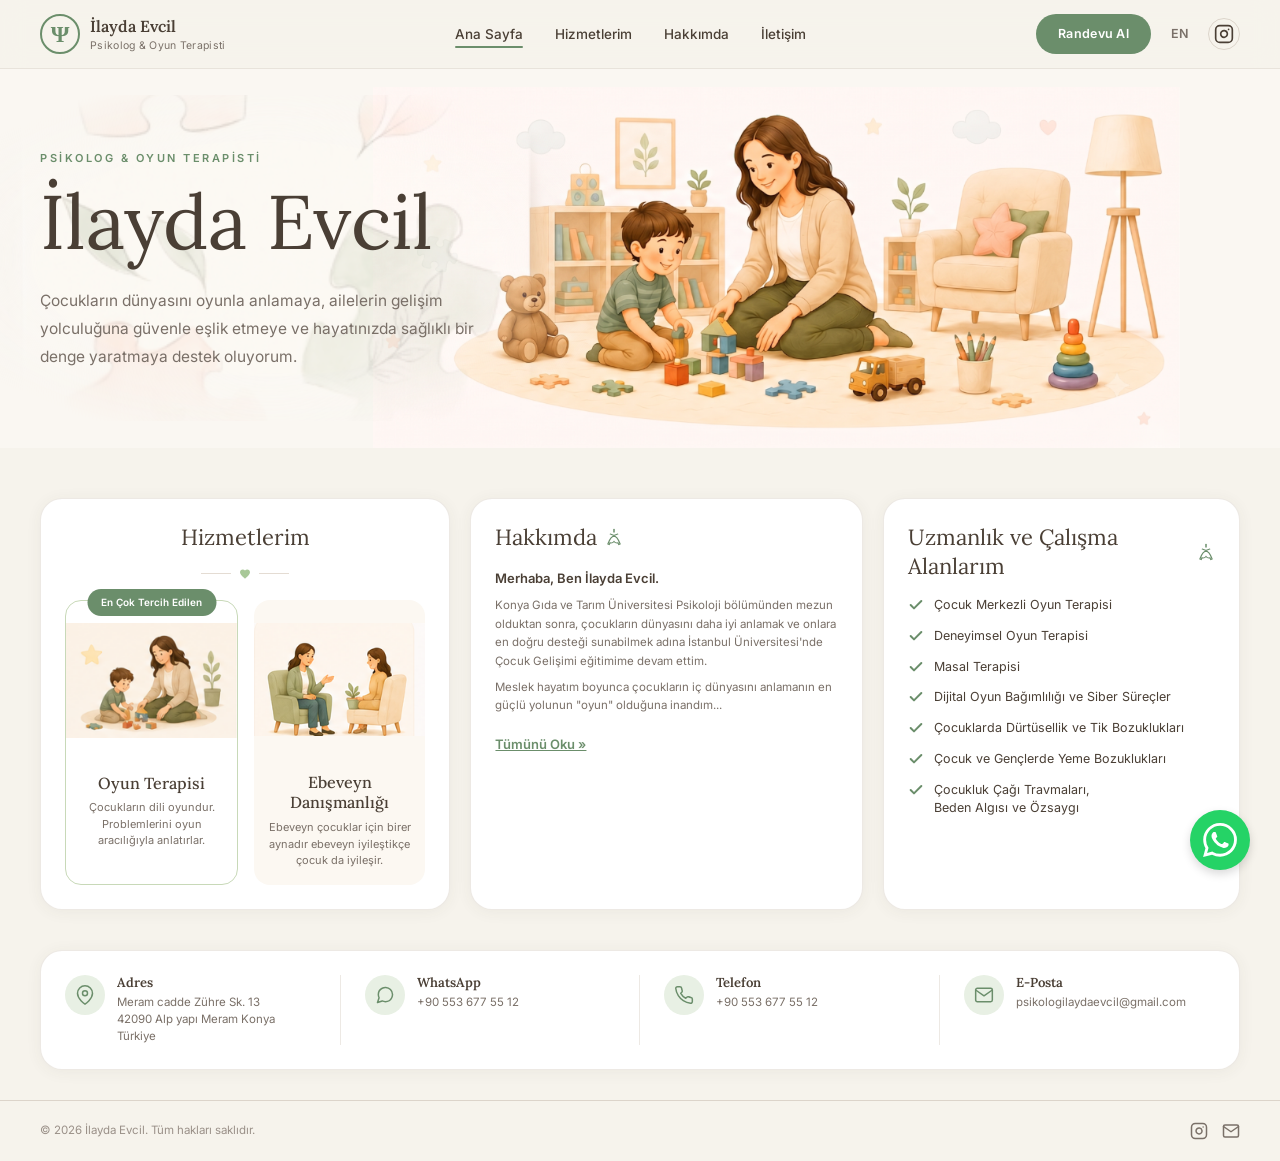
<file: index.html>
<!DOCTYPE html>
<html lang="tr">
<head>
    <meta charset="UTF-8">
    <meta name="viewport" content="width=device-width, initial-scale=1.0">
    <title>İlayda Evcil - Psikolog & Oyun Terapisti</title>
    <meta name="description" content="İlayda Evcil - Çocuk Psikoloğu ve Oyun Terapisti. Çocukların dünyasını oyunla anlamaya, ailelerin gelişim yolculuğuna güvenle eşlik etmeye destek oluyorum.">
    
    <!-- Google Fonts -->
    <link rel="preconnect" href="https://fonts.googleapis.com">
    <link rel="preconnect" href="https://fonts.gstatic.com" crossorigin>
    <link href="https://fonts.googleapis.com/css2?family=Inter:wght@300;400;500;600;700&family=Lora:ital,wght@0,400;0,500;0,600;0,700;1,400&display=swap" rel="stylesheet">
    
    <link rel="stylesheet" href="style.css?v=11">
</head>
<body>

    <!-- ========================================== -->
    <!-- HEADER / NAVİGASYON                        -->
    <!-- ========================================== -->
    <header class="header" id="header">
        <div class="container header-inner">
            <!-- Logo -->
            <a href="#" class="logo">
                <span class="logo-icon">Ψ</span>
                <div class="logo-text">
                    <span class="logo-name">İlayda Evcil</span>
                    <span class="logo-title">Psikolog & Oyun Terapisti</span>
                </div>
            </a>

            <!-- Navigasyon Linkleri -->
            <nav class="nav" id="nav">
                <ul class="nav-links">
                    <li><a href="#anasayfa" class="nav-link active">Ana Sayfa</a></li>
                    <li><a href="#hizmetler" class="nav-link">Hizmetlerim</a></li>
                    <li><a href="hakkimda.html" class="nav-link">Hakkımda</a></li>
                    <li><a href="#iletisim" class="nav-link">İletişim</a></li>
                    <li class="nav-randevu-item"><a href="randevu.html" class="btn-randevu btn-randevu-nav">Randevu Al</a></li>
                </ul>
            </nav>

            <!-- Sağ Taraf -->
            <div class="header-right">
                <a href="randevu.html" class="btn-randevu">Randevu Al</a>
                <span class="lang-switch">EN</span>
                <a href="https://www.instagram.com/psk.ilaydaevcil/" target="_blank" class="social-icon" aria-label="Instagram">
                    <svg width="20" height="20" viewBox="0 0 24 24" fill="none" stroke="currentColor" stroke-width="2" stroke-linecap="round" stroke-linejoin="round"><rect x="2" y="2" width="20" height="20" rx="5" ry="5"/><path d="M16 11.37A4 4 0 1 1 12.63 8 4 4 0 0 1 16 11.37z"/><line x1="17.5" y1="6.5" x2="17.51" y2="6.5"/></svg>
                </a>
                <button class="menu-toggle" id="menuToggle" aria-label="Menüyü Aç/Kapat">
                    <span></span>
                    <span></span>
                    <span></span>
                </button>
            </div>
        </div>
    </header>

    <!-- ========================================== -->
    <!-- HERO BÖLÜMÜ - TAM GENİŞLİK BANNER          -->
    <!-- ========================================== -->
    <section class="hero" id="anasayfa">
        <!-- Mobilde scroll ile kaybolan arka plan resmi -->
        <div class="hero-mobile-image" id="heroMobileImage">
            <img src="images/hero-clean.png" alt="İlayda Evcil">
        </div>
        <div class="container hero-inner">
            <div class="hero-content">
                <span class="hero-subtitle">PSİKOLOG & OYUN TERAPİSTİ</span>
                <h1 class="hero-title">İlayda Evcil</h1>
                <p class="hero-desc">
                    Çocukların dünyasını oyunla anlamaya, ailelerin 
                    gelişim yolculuğuna güvenle eşlik etmeye ve 
                    hayatınızda sağlıklı bir denge yaratmaya 
                    destek oluyorum.
                </p>
            </div>
        </div>
    </section>

    <!-- ========================================== -->
    <!-- İÇERİK BÖLÜMÜ (3 SÜTUN)                    -->
    <!-- ========================================== -->
    <section class="content-section" id="hizmetler">
        <div class="container">
            <div class="content-grid">
                
                <!-- SOL SÜTUN: HİZMETLERİMİZ -->
                <div class="panel-box services-col">
                    <div class="services-header">
                        <h2 class="section-title center-title">Hizmetlerim</h2>
                        <div class="title-divider">
                            <span></span>
                            <svg width="12" height="12" viewBox="0 0 24 24" fill="#A8C898"><path d="M12 21.35l-1.45-1.32C5.4 15.36 2 12.28 2 8.5 2 5.42 4.42 3 7.5 3c1.74 0 3.41.81 4.5 2.09C13.09 3.81 14.76 3 16.5 3 19.58 3 22 5.42 22 8.5c0 3.78-3.4 6.86-8.55 11.54L12 21.35z"/></svg>
                            <span></span>
                        </div>
                    </div>
                    <div class="services-cards">
                        <!-- Kart 1: Oyun Terapisi -->
                        <div class="service-card card-bordered">
                            <span class="service-badge">En Çok Tercih Edilen</span>
                            <div class="service-card-img">
                                <img src="images/card-play.png?v=2" alt="Oyun Terapisi">
                            </div>
                            <div class="service-card-body">
                                <h3 class="service-card-title">Oyun Terapisi</h3>
                                <p class="service-card-desc">Çocukların dili oyundur. Problemlerini oyun aracılığıyla anlatırlar.</p>
                            </div>
                        </div>
                        <!-- Kart 2: Ebeveyn Danışmanlığı -->
                        <div class="service-card card-beige">
                            <div class="service-card-img">
                                <img src="images/card-parent.png?v=2" alt="Ebeveyn Danışmanlığı">
                            </div>
                            <div class="service-card-body">
                                <h3 class="service-card-title">Ebeveyn Danışmanlığı</h3>
                                <p class="service-card-desc">Ebeveyn çocuklar için birer aynadır ebeveyn iyileştikçe çocuk da iyileşir.</p>
                            </div>
                        </div>
                    </div>
                </div>

                <!-- ORTA SÜTUN: HAKKIMDA -->
                <div class="panel-box about-col" id="hakkimda">
                    <h2 class="section-title">
                        Hakkımda
                        <span class="title-leaf">
                            <svg width="18" height="18" viewBox="0 0 24 24" fill="none"><path d="M17 8C8 10 5.9 16.17 3.82 21.34L5.71 22l1-2.3A4.49 4.49 0 0 0 8 20a5 5 0 0 0 4-2 5 5 0 0 0 4 2 4.49 4.49 0 0 0 1.29-.19L18.29 22l1.89-.66C18.1 16.17 16 10 7 8" stroke="#6B8E6B" stroke-width="1.5" stroke-linecap="round"/><path d="M11 2a1 1 0 0 1 2 0v4h-2V2z" fill="#6B8E6B"/></svg>
                        </span>
                    </h2>
                    <div class="about-text">
                        <p><strong>Merhaba, Ben İlayda Evcil.</strong></p>
                        <p>Konya Gıda ve Tarım Üniversitesi Psikoloji bölümünden mezun olduktan sonra, çocukların dünyasını daha iyi anlamak ve onlara en doğru desteği sunabilmek adına İstanbul Üniversitesi'nde Çocuk Gelişimi eğitimime devam ettim.</p>
                        <p>Meslek hayatım boyunca çocukların iç dünyasını anlamanın en güçlü yolunun "oyun" olduğuna inandım...</p>
                        <a href="hakkimda.html" style="color: var(--accent-green); font-weight: 600; text-decoration: underline; margin-top: 10px; display: inline-block; font-size: 13px;">Tümünü Oku &raquo;</a>
                    </div>
                </div>

                <!-- SAĞ SÜTUN: UZMANLIK ALANLARI -->
                <div class="panel-box expertise-col">
                    <h2 class="section-title">
                        Uzmanlık ve Çalışma Alanlarım
                        <span class="title-leaf">
                            <svg width="18" height="18" viewBox="0 0 24 24" fill="none"><path d="M17 8C8 10 5.9 16.17 3.82 21.34L5.71 22l1-2.3A4.49 4.49 0 0 0 8 20a5 5 0 0 0 4-2 5 5 0 0 0 4 2 4.49 4.49 0 0 0 1.29-.19L18.29 22l1.89-.66C18.1 16.17 16 10 7 8" stroke="#6B8E6B" stroke-width="1.5" stroke-linecap="round"/><path d="M11 2a1 1 0 0 1 2 0v4h-2V2z" fill="#6B8E6B"/></svg>
                        </span>
                    </h2>
                    <ul class="expertise-list">
                        <li><span class="check-icon"><svg width="16" height="16" viewBox="0 0 24 24" fill="none" stroke="#6B8E6B" stroke-width="3" stroke-linecap="round" stroke-linejoin="round"><polyline points="20 6 9 17 4 12"/></svg></span> Çocuk Merkezli Oyun Terapisi</li>
                        <li><span class="check-icon"><svg width="16" height="16" viewBox="0 0 24 24" fill="none" stroke="#6B8E6B" stroke-width="3" stroke-linecap="round" stroke-linejoin="round"><polyline points="20 6 9 17 4 12"/></svg></span> Deneyimsel Oyun Terapisi</li>
                        <li><span class="check-icon"><svg width="16" height="16" viewBox="0 0 24 24" fill="none" stroke="#6B8E6B" stroke-width="3" stroke-linecap="round" stroke-linejoin="round"><polyline points="20 6 9 17 4 12"/></svg></span> Masal Terapisi</li>
                        <li><span class="check-icon"><svg width="16" height="16" viewBox="0 0 24 24" fill="none" stroke="#6B8E6B" stroke-width="3" stroke-linecap="round" stroke-linejoin="round"><polyline points="20 6 9 17 4 12"/></svg></span> Dijital Oyun Bağımlılığı ve Siber Süreçler</li>
                        <li><span class="check-icon"><svg width="16" height="16" viewBox="0 0 24 24" fill="none" stroke="#6B8E6B" stroke-width="3" stroke-linecap="round" stroke-linejoin="round"><polyline points="20 6 9 17 4 12"/></svg></span> Çocuklarda Dürtüsellik ve Tik Bozuklukları</li>
                        <li><span class="check-icon"><svg width="16" height="16" viewBox="0 0 24 24" fill="none" stroke="#6B8E6B" stroke-width="3" stroke-linecap="round" stroke-linejoin="round"><polyline points="20 6 9 17 4 12"/></svg></span> Çocuk ve Gençlerde Yeme Bozuklukları</li>
                        <li><span class="check-icon"><svg width="16" height="16" viewBox="0 0 24 24" fill="none" stroke="#6B8E6B" stroke-width="3" stroke-linecap="round" stroke-linejoin="round"><polyline points="20 6 9 17 4 12"/></svg></span> Çocukluk Çağı Travmaları,<br>Beden Algısı ve Özsaygı</li>
                    </ul>
                </div>

            </div>
        </div>
    </section>

    <!-- ========================================== -->
    <!-- İLETİŞİM BÖLÜMÜ                          -->
    <!-- ========================================== -->
    <section class="contact-section" id="iletisim">
        <div class="container">
            <div class="contact-bar">
                <!-- Adres -->
                <div class="contact-item">
                    <div class="contact-icon-wrap">
                        <svg width="20" height="20" viewBox="0 0 24 24" fill="none" stroke="currentColor" stroke-width="1.8" stroke-linecap="round" stroke-linejoin="round"><path d="M21 10c0 7-9 13-9 13s-9-6-9-13a9 9 0 0 1 18 0z"/><circle cx="12" cy="10" r="3"/></svg>
                    </div>
                    <div class="contact-info">
                        <h4 class="contact-label">Adres</h4>
                        <p class="contact-value">Meram cadde Zühre Sk. 13<br>42090 Alp yapı Meram Konya<br>Türkiye</p>
                    </div>
                </div>
                <!-- WhatsApp -->
                <div class="contact-item">
                    <div class="contact-icon-wrap">
                        <svg width="20" height="20" viewBox="0 0 24 24" fill="none" stroke="currentColor" stroke-width="1.8" stroke-linecap="round" stroke-linejoin="round"><path d="M21 11.5a8.38 8.38 0 0 1-.9 3.8 8.5 8.5 0 0 1-7.6 4.7 8.38 8.38 0 0 1-3.8-.9L3 21l1.9-5.7a8.38 8.38 0 0 1-.9-3.8 8.5 8.5 0 0 1 4.7-7.6 8.38 8.38 0 0 1 3.8-.9h.5a8.48 8.48 0 0 1 8 8v.5z"/></svg>
                    </div>
                    <div class="contact-info">
                        <h4 class="contact-label">WhatsApp</h4>
                        <p class="contact-value">+90 553 677 55 12</p>
                    </div>
                </div>
                <!-- Telefon -->
                <div class="contact-item">
                    <div class="contact-icon-wrap">
                        <svg width="20" height="20" viewBox="0 0 24 24" fill="none" stroke="currentColor" stroke-width="1.8" stroke-linecap="round" stroke-linejoin="round"><path d="M22 16.92v3a2 2 0 0 1-2.18 2 19.79 19.79 0 0 1-8.63-3.07 19.5 19.5 0 0 1-6-6 19.79 19.79 0 0 1-3.07-8.67A2 2 0 0 1 4.11 2h3a2 2 0 0 1 2 1.72 12.84 12.84 0 0 0 .7 2.81 2 2 0 0 1-.45 2.11L8.09 9.91a16 16 0 0 0 6 6l1.27-1.27a2 2 0 0 1 2.11-.45 12.84 12.84 0 0 0 2.81.7A2 2 0 0 1 22 16.92z"/></svg>
                    </div>
                    <div class="contact-info">
                        <h4 class="contact-label">Telefon</h4>
                        <p class="contact-value">+90 553 677 55 12</p>
                    </div>
                </div>
                <!-- E-Posta -->
                <div class="contact-item">
                    <div class="contact-icon-wrap">
                        <svg width="20" height="20" viewBox="0 0 24 24" fill="none" stroke="currentColor" stroke-width="1.8" stroke-linecap="round" stroke-linejoin="round"><path d="M4 4h16c1.1 0 2 .9 2 2v12c0 1.1-.9 2-2 2H4c-1.1 0-2-.9-2-2V6c0-1.1.9-2 2-2z"/><polyline points="22,6 12,13 2,6"/></svg>
                    </div>
                    <div class="contact-info">
                        <h4 class="contact-label">E-Posta</h4>
                        <p class="contact-value">psikologilaydaevcil@gmail.com</p>
                    </div>
                </div>
            </div>
        </div>
    </section>

    <!-- ========================================== -->
    <!-- FOOTER                                     -->
    <!-- ========================================== -->
    <footer class="footer">
        <div class="container footer-inner">
            <p class="copyright">© 2026 İlayda Evcil. Tüm hakları saklıdır.</p>
            <div class="footer-socials">
                <a href="https://www.instagram.com/psk.ilaydaevcil/" target="_blank" aria-label="Instagram">
                    <svg width="18" height="18" viewBox="0 0 24 24" fill="none" stroke="currentColor" stroke-width="2" stroke-linecap="round" stroke-linejoin="round"><rect x="2" y="2" width="20" height="20" rx="5" ry="5"/><path d="M16 11.37A4 4 0 1 1 12.63 8 4 4 0 0 1 16 11.37z"/><line x1="17.5" y1="6.5" x2="17.51" y2="6.5"/></svg>
                </a>
                <a href="mailto:psikologilaydaevcil@gmail.com" aria-label="E-Posta">
                    <svg width="18" height="18" viewBox="0 0 24 24" fill="none" stroke="currentColor" stroke-width="2" stroke-linecap="round" stroke-linejoin="round"><path d="M4 4h16c1.1 0 2 .9 2 2v12c0 1.1-.9 2-2 2H4c-1.1 0-2-.9-2-2V6c0-1.1.9-2 2-2z"/><polyline points="22,6 12,13 2,6"/></svg>
                </a>
            </div>
        </div>
    </footer>

    <!-- WHATSAPP SABİT BUTONU -->
    <a href="https://wa.me/905536775512" class="whatsapp-float" target="_blank" rel="noopener noreferrer" aria-label="WhatsApp ile İletişime Geç">
        <svg viewBox="0 0 24 24">
            <path d="M17.472 14.382c-.297-.149-1.758-.867-2.03-.967-.273-.099-.471-.148-.67.15-.197.297-.767.966-.94 1.164-.173.199-.347.223-.644.075-.297-.15-1.255-.463-2.39-1.475-.883-.788-1.48-1.761-1.653-2.059-.173-.297-.018-.458.13-.606.134-.133.298-.347.446-.52.149-.174.198-.298.298-.497.099-.198.05-.371-.025-.52-.075-.149-.669-1.612-.916-2.207-.242-.579-.487-.5-.669-.51-.173-.008-.371-.01-.57-.01-.198 0-.52.074-.792.372-.272.297-1.04 1.016-1.04 2.479 0 1.462 1.065 2.875 1.213 3.074.149.198 2.096 3.2 5.077 4.487.709.306 1.262.489 1.694.625.712.227 1.36.195 1.871.118.571-.085 1.758-.719 2.006-1.413.248-.694.248-1.289.173-1.413-.074-.124-.272-.198-.57-.347m-5.421 7.403h-.004a9.87 9.87 0 01-5.031-1.378l-.361-.214-3.741.982.998-3.648-.235-.374a9.86 9.86 0 01-1.51-5.26c.001-5.45 4.436-9.884 9.888-9.884 2.64 0 5.122 1.03 6.988 2.898a9.825 9.825 0 012.893 6.994c-.003 5.45-4.437 9.884-9.885 9.884m8.413-18.297A11.815 11.815 0 0012.05 0C5.495 0 .16 5.335.157 11.892c0 2.096.547 4.142 1.588 5.945L.057 24l6.305-1.654a11.882 11.882 0 005.683 1.448h.005c6.554 0 11.89-5.335 11.893-11.893a11.821 11.821 0 00-3.48-8.413Z"/>
        </svg>
    </a>

    <script src="script.js?v=2"></script>
</body>
</html>
</file>
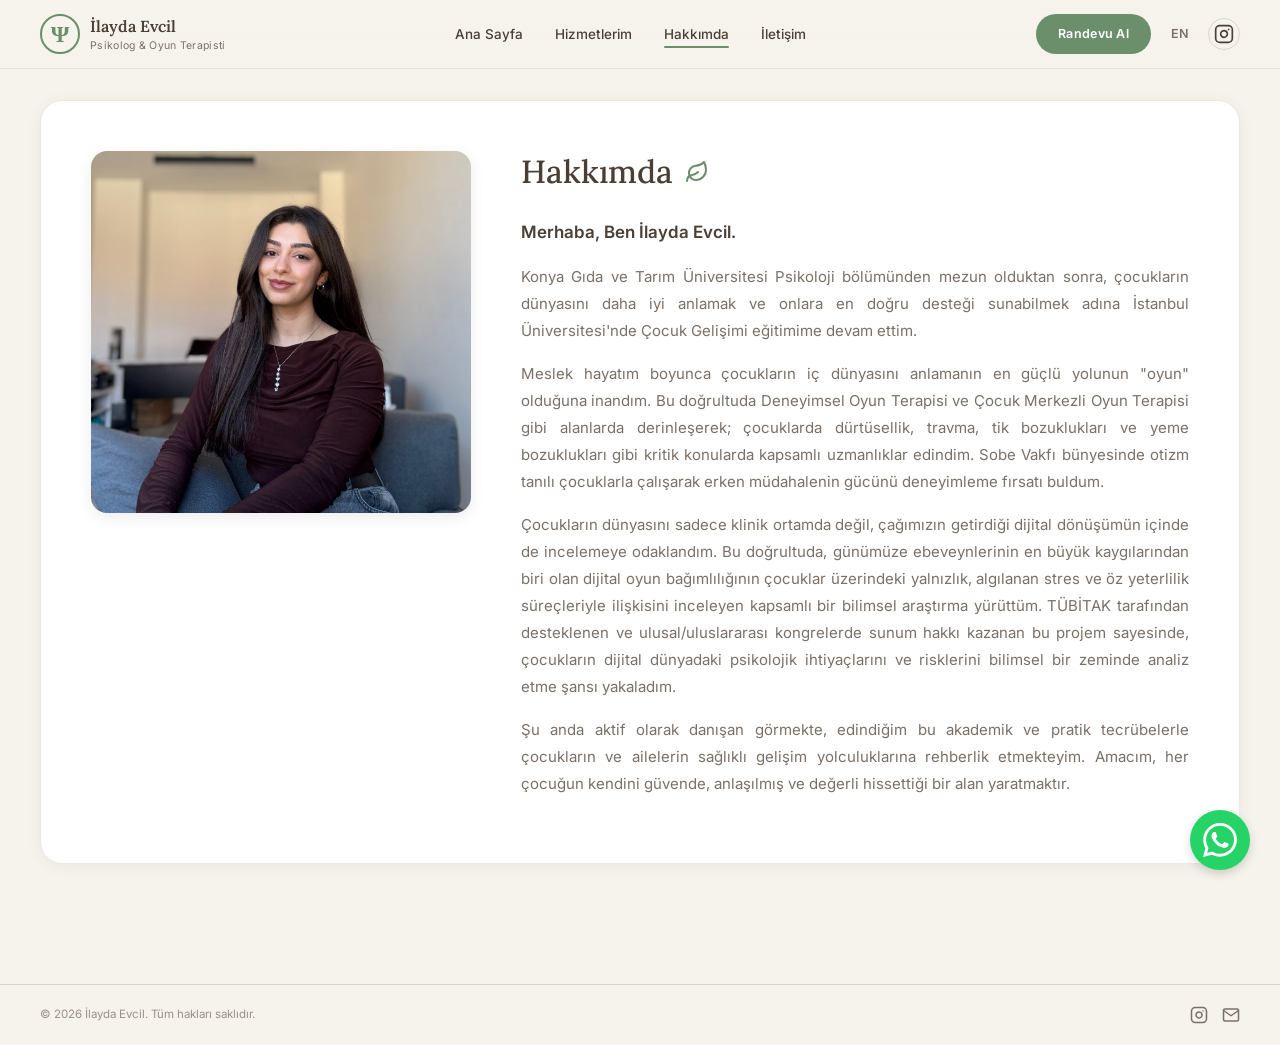
<file: hakkimda.html>
<!DOCTYPE html>
<html lang="tr">
<head>
    <meta charset="UTF-8">
    <meta name="viewport" content="width=device-width, initial-scale=1.0">
    <title>Hakkımda - İlayda Evcil</title>
    <meta name="description" content="İlayda Evcil - Hakkımda. Çocukların dünyasını oyunla anlamaya, ailelerin gelişim yolculuğuna güvenle eşlik etmeye destek oluyorum.">
    
    <!-- Google Fonts -->
    <link rel="preconnect" href="https://fonts.googleapis.com">
    <link rel="preconnect" href="https://fonts.gstatic.com" crossorigin>
    <link href="https://fonts.googleapis.com/css2?family=Inter:wght@300;400;500;600;700&family=Lora:ital,wght@0,400;0,500;0,600;0,700;1,400&display=swap" rel="stylesheet">
    
    <link rel="stylesheet" href="style.css?v=9">
</head>
<body>

    <!-- ========================================== -->
    <!-- HEADER / NAVİGASYON                        -->
    <!-- ========================================== -->
    <header class="header" id="header">
        <div class="container header-inner">
            <!-- Logo -->
            <a href="index.html" class="logo">
                <span class="logo-icon">Ψ</span>
                <div class="logo-text">
                    <span class="logo-name">İlayda Evcil</span>
                    <span class="logo-title">Psikolog & Oyun Terapisti</span>
                </div>
            </a>

            <!-- Navigasyon Linkleri -->
            <nav class="nav" id="nav">
                <ul class="nav-links">
                    <li><a href="index.html#anasayfa" class="nav-link">Ana Sayfa</a></li>
                    <li><a href="index.html#hizmetler" class="nav-link">Hizmetlerim</a></li>
                    <li><a href="hakkimda.html" class="nav-link active">Hakkımda</a></li>
                    <li><a href="index.html#iletisim" class="nav-link">İletişim</a></li>
                </ul>
            </nav>

            <!-- Sağ Taraf -->
            <div class="header-right">
                <a href="randevu.html" class="btn-randevu">Randevu Al</a>
                <span class="lang-switch">EN</span>
                <a href="https://www.instagram.com/psk.ilaydaevcil/" target="_blank" class="social-icon" aria-label="Instagram">
                    <svg width="20" height="20" viewBox="0 0 24 24" fill="none" stroke="currentColor" stroke-width="2" stroke-linecap="round" stroke-linejoin="round"><rect x="2" y="2" width="20" height="20" rx="5" ry="5"/><path d="M16 11.37A4 4 0 1 1 12.63 8 4 4 0 0 1 16 11.37z"/><line x1="17.5" y1="6.5" x2="17.51" y2="6.5"/></svg>
                </a>
                <button class="menu-toggle" id="menuToggle" aria-label="Menüyü Aç/Kapat">
                    <span></span>
                    <span></span>
                    <span></span>
                </button>
            </div>
        </div>
    </header>

    <!-- ========================================== -->
    <!-- HAKKIMDA DETAY SAYFASI                     -->
    <!-- ========================================== -->
    <section class="about-page-section">
        <div class="container">
            <div class="about-page-layout">
                <!-- Fotoğraf Kısmı -->
                <div class="about-page-image">
                    <img src="images/ilayda-about.png" alt="Psikolog İlayda Evcil">
                </div>
                <!-- Metin Kısmı -->
                <div class="about-page-content">
                    <h1 class="page-title">
                        Hakkımda
                        <span class="title-leaf">
                            <svg class="title-deco" width="24" height="24" viewBox="0 0 24 24" fill="none" stroke="currentColor" stroke-width="2" stroke-linecap="round" stroke-linejoin="round">
                                <path d="M11 20A7 7 0 0 1 9.8 6.1C15.5 5 17 4.48 19 2c1 2 2 4.18 2 8 0 5.5-4.78 10-10 10Z"/>
                                <path d="M2 21c0-3 1.85-5.36 5.08-6C9.5 14.52 12 13 13 12"/>
                            </svg>
                        </span>
                    </h1>
                    <div class="about-full-text">
                        <p><strong>Merhaba, Ben İlayda Evcil.</strong></p>
                        <p>Konya Gıda ve Tarım Üniversitesi Psikoloji bölümünden mezun olduktan sonra, çocukların dünyasını daha iyi anlamak ve onlara en doğru desteği sunabilmek adına İstanbul Üniversitesi'nde Çocuk Gelişimi eğitimime devam ettim.</p>
                        <p>Meslek hayatım boyunca çocukların iç dünyasını anlamanın en güçlü yolunun "oyun" olduğuna inandım. Bu doğrultuda Deneyimsel Oyun Terapisi ve Çocuk Merkezli Oyun Terapisi gibi alanlarda derinleşerek; çocuklarda dürtüsellik, travma, tik bozuklukları ve yeme bozuklukları gibi kritik konularda kapsamlı uzmanlıklar edindim. Sobe Vakfı bünyesinde otizm tanılı çocuklarla çalışarak erken müdahalenin gücünü deneyimleme fırsatı buldum.</p>
                        <p>Çocukların dünyasını sadece klinik ortamda değil, çağımızın getirdiği dijital dönüşümün içinde de incelemeye odaklandım. Bu doğrultuda, günümüze ebeveynlerinin en büyük kaygılarından biri olan dijital oyun bağımlılığının çocuklar üzerindeki yalnızlık, algılanan stres ve öz yeterlilik süreçleriyle ilişkisini inceleyen kapsamlı bir bilimsel araştırma yürüttüm. TÜBİTAK tarafından desteklenen ve ulusal/uluslararası kongrelerde sunum hakkı kazanan bu projem sayesinde, çocukların dijital dünyadaki psikolojik ihtiyaçlarını ve risklerini bilimsel bir zeminde analiz etme şansı yakaladım.</p>
                        <p>Şu anda aktif olarak danışan görmekte, edindiğim bu akademik ve pratik tecrübelerle çocukların ve ailelerin sağlıklı gelişim yolculuklarına rehberlik etmekteyim. Amacım, her çocuğun kendini güvende, anlaşılmış ve değerli hissettiği bir alan yaratmaktır.</p>
                    </div>
                </div>
            </div>
        </div>
    </section>

    <!-- ========================================== -->
    <!-- FOOTER                                     -->
    <!-- ========================================== -->
    <footer class="footer" style="margin-top: 40px;">
        <div class="container footer-inner">
            <p class="copyright">© 2026 İlayda Evcil. Tüm hakları saklıdır.</p>
            <div class="footer-socials">
                <a href="https://www.instagram.com/psk.ilaydaevcil/" target="_blank" aria-label="Instagram">
                    <svg width="18" height="18" viewBox="0 0 24 24" fill="none" stroke="currentColor" stroke-width="2" stroke-linecap="round" stroke-linejoin="round"><rect x="2" y="2" width="20" height="20" rx="5" ry="5"/><path d="M16 11.37A4 4 0 1 1 12.63 8 4 4 0 0 1 16 11.37z"/><line x1="17.5" y1="6.5" x2="17.51" y2="6.5"/></svg>
                </a>
                <a href="mailto:psikologilaydaevcil@gmail.com" aria-label="E-Posta">
                    <svg width="18" height="18" viewBox="0 0 24 24" fill="none" stroke="currentColor" stroke-width="2" stroke-linecap="round" stroke-linejoin="round"><path d="M4 4h16c1.1 0 2 .9 2 2v12c0 1.1-.9 2-2 2H4c-1.1 0-2-.9-2-2V6c0-1.1.9-2 2-2z"/><polyline points="22,6 12,13 2,6"/></svg>
                </a>
            </div>
        </div>
    </footer>

    <!-- WHATSAPP SABİT BUTONU -->
    <a href="https://wa.me/905536775512" class="whatsapp-float" target="_blank" rel="noopener noreferrer" aria-label="WhatsApp ile İletişime Geç">
        <svg viewBox="0 0 24 24">
            <path d="M17.472 14.382c-.297-.149-1.758-.867-2.03-.967-.273-.099-.471-.148-.67.15-.197.297-.767.966-.94 1.164-.173.199-.347.223-.644.075-.297-.15-1.255-.463-2.39-1.475-.883-.788-1.48-1.761-1.653-2.059-.173-.297-.018-.458.13-.606.134-.133.298-.347.446-.52.149-.174.198-.298.298-.497.099-.198.05-.371-.025-.52-.075-.149-.669-1.612-.916-2.207-.242-.579-.487-.5-.669-.51-.173-.008-.371-.01-.57-.01-.198 0-.52.074-.792.372-.272.297-1.04 1.016-1.04 2.479 0 1.462 1.065 2.875 1.213 3.074.149.198 2.096 3.2 5.077 4.487.709.306 1.262.489 1.694.625.712.227 1.36.195 1.871.118.571-.085 1.758-.719 2.006-1.413.248-.694.248-1.289.173-1.413-.074-.124-.272-.198-.57-.347m-5.421 7.403h-.004a9.87 9.87 0 01-5.031-1.378l-.361-.214-3.741.982.998-3.648-.235-.374a9.86 9.86 0 01-1.51-5.26c.001-5.45 4.436-9.884 9.888-9.884 2.64 0 5.122 1.03 6.988 2.898a9.825 9.825 0 012.893 6.994c-.003 5.45-4.437 9.884-9.885 9.884m8.413-18.297A11.815 11.815 0 0012.05 0C5.495 0 .16 5.335.157 11.892c0 2.096.547 4.142 1.588 5.945L.057 24l6.305-1.654a11.882 11.882 0 005.683 1.448h.005c6.554 0 11.89-5.335 11.893-11.893a11.821 11.821 0 00-3.48-8.413Z"/>
        </svg>
    </a>

    <script src="script.js?v=2"></script>
</body>
</html>
</file>
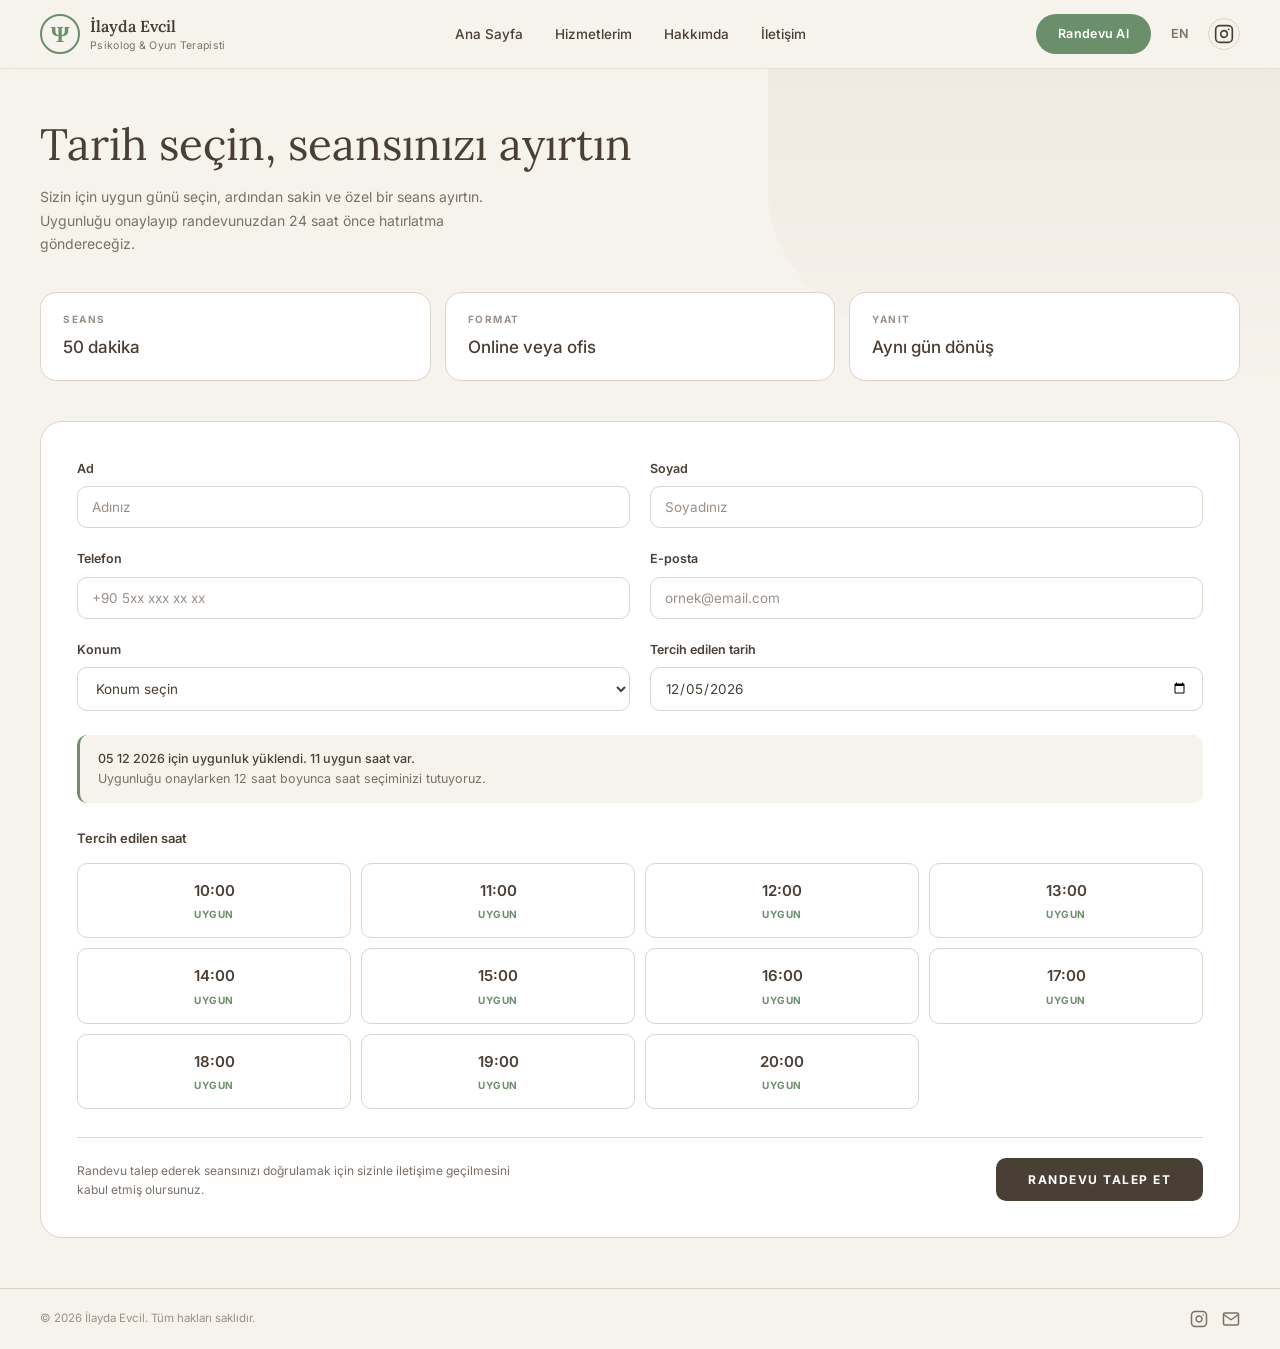
<file: randevu.html>
<!DOCTYPE html>
<html lang="tr">
<head>
    <meta charset="UTF-8">
    <meta name="viewport" content="width=device-width, initial-scale=1.0">
    <title>Randevu Al - İlayda Evcil | Psikolog & Oyun Terapisti</title>
    <meta name="description" content="İlayda Evcil ile randevunuzu online olarak oluşturun. Uygun gün ve saat seçerek seansınızı ayırtın.">
    
    <!-- Google Fonts -->
    <link rel="preconnect" href="https://fonts.googleapis.com">
    <link rel="preconnect" href="https://fonts.gstatic.com" crossorigin>
    <link href="https://fonts.googleapis.com/css2?family=Inter:wght@300;400;500;600;700&family=Lora:ital,wght@0,400;0,500;0,600;0,700;1,400&display=swap" rel="stylesheet">
    
    <link rel="stylesheet" href="style.css">
</head>
<body class="randevu-page">

    <!-- ═══════════════════════════════════════ -->
    <!-- HEADER / NAVİGASYON                     -->
    <!-- ═══════════════════════════════════════ -->
    <header class="header" id="header">
        <div class="container header-inner">
            <a href="index.html" class="logo">
                <span class="logo-icon">Ψ</span>
                <div class="logo-text">
                    <span class="logo-name">İlayda Evcil</span>
                    <span class="logo-title">Psikolog & Oyun Terapisti</span>
                </div>
            </a>

            <nav class="nav" id="nav">
                <ul class="nav-links">
                    <li><a href="index.html" class="nav-link">Ana Sayfa</a></li>
                    <li><a href="index.html#hizmetler" class="nav-link">Hizmetlerim</a></li>
                    <li><a href="hakkimda.html" class="nav-link">Hakkımda</a></li>
                    <li><a href="#iletisim" class="nav-link">İletişim</a></li>
                </ul>
            </nav>

            <div class="header-right">
                <a href="randevu.html" class="btn-randevu">Randevu Al</a>
                <span class="lang-switch">EN</span>
                <a href="https://instagram.com" target="_blank" class="social-icon" aria-label="Instagram">
                    <svg width="20" height="20" viewBox="0 0 24 24" fill="none" stroke="currentColor" stroke-width="2" stroke-linecap="round" stroke-linejoin="round"><rect x="2" y="2" width="20" height="20" rx="5" ry="5"/><path d="M16 11.37A4 4 0 1 1 12.63 8 4 4 0 0 1 16 11.37z"/><line x1="17.5" y1="6.5" x2="17.51" y2="6.5"/></svg>
                </a>
                <button class="menu-toggle" id="menuToggle" aria-label="Menüyü Aç/Kapat">
                    <span></span>
                    <span></span>
                    <span></span>
                </button>
            </div>
        </div>
    </header>

    <!-- ═══════════════════════════════════════ -->
    <!-- RANDEVU HERO                            -->
    <!-- ═══════════════════════════════════════ -->
    <section class="randevu-hero">
        <div class="container">
            <h1 class="randevu-title">Tarih seçin, seansınızı ayırtın</h1>
            <p class="randevu-desc">
                Sizin için uygun günü seçin, ardından sakin ve özel bir seans ayırtın.
                Uygunluğu onaylayıp randevunuzdan 24 saat önce hatırlatma
                göndereceğiz.
            </p>

            <!-- Bilgi Kutuları -->
            <div class="info-boxes">
                <div class="info-box">
                    <p class="info-box-label">Seans</p>
                    <p class="info-box-value">50 dakika</p>
                </div>
                <div class="info-box">
                    <p class="info-box-label">Format</p>
                    <p class="info-box-value">Online veya ofis</p>
                </div>
                <div class="info-box">
                    <p class="info-box-label">Yanıt</p>
                    <p class="info-box-value">Aynı gün dönüş</p>
                </div>
            </div>
        </div>
    </section>

    <!-- ═══════════════════════════════════════ -->
    <!-- RANDEVU FORMU                           -->
    <!-- ═══════════════════════════════════════ -->
    <section class="randevu-form-section">
        <div class="container">
            <div class="randevu-form-wrapper">
                <form id="randevuForm">
                    <!-- Form Alanları -->
                    <div class="form-grid">
                        <div class="form-group">
                            <label class="form-label" for="ad">Ad</label>
                            <input type="text" id="ad" class="form-input" placeholder="Adınız" required>
                        </div>
                        <div class="form-group">
                            <label class="form-label" for="soyad">Soyad</label>
                            <input type="text" id="soyad" class="form-input" placeholder="Soyadınız" required>
                        </div>
                        <div class="form-group">
                            <label class="form-label" for="telefon">Telefon</label>
                            <input type="tel" id="telefon" class="form-input" placeholder="+90 5xx xxx xx xx" required>
                        </div>
                        <div class="form-group">
                            <label class="form-label" for="eposta">E-posta</label>
                            <input type="email" id="eposta" class="form-input" placeholder="ornek@email.com" required>
                        </div>
                        <div class="form-group">
                            <label class="form-label" for="konum">Konum</label>
                            <select id="konum" class="form-select form-input" required>
                                <option value="" disabled selected>Konum seçin</option>
                                <option value="online">Online</option>
                                <option value="ofis-meram">Ofis - Meram, Konya</option>
                            </select>
                        </div>
                        <div class="form-group">
                            <label class="form-label" for="tarih">Tercih edilen tarih</label>
                            <input type="date" id="tarih" class="form-input" required>
                        </div>
                    </div>

                    <!-- Uygunluk Bilgisi -->
                    <div class="availability-info" id="availabilityInfo" style="display: none;">
                        <p id="availabilityText"></p>
                        <p>Uygunluğu onaylarken 12 saat boyunca saat seçiminizi tutuyoruz.</p>
                    </div>

                    <!-- Saat Seçimi -->
                    <p class="time-slots-title">Tercih edilen saat</p>
                    <div class="time-slots-grid" id="timeSlotsGrid">
                        <!-- JavaScript ile doldurulacak -->
                    </div>

                    <!-- Alt Kısım -->
                    <div class="form-bottom">
                        <p class="form-bottom-text">
                            Randevu talep ederek seansınızı doğrulamak için sizinle iletişime geçilmesini kabul etmiş olursunuz.
                        </p>
                        <button type="submit" class="btn-submit">RANDEVU TALEP ET</button>
                    </div>
                </form>
            </div>
        </div>
    </section>

    <!-- ═══════════════════════════════════════ -->
    <!-- FOOTER                                  -->
    <!-- ═══════════════════════════════════════ -->
    <footer class="footer">
        <div class="container footer-inner">
            <p class="copyright">© 2026 İlayda Evcil. Tüm hakları saklıdır.</p>
            <div class="footer-socials">
                <a href="https://instagram.com" target="_blank" aria-label="Instagram">
                    <svg width="18" height="18" viewBox="0 0 24 24" fill="none" stroke="currentColor" stroke-width="2" stroke-linecap="round" stroke-linejoin="round"><rect x="2" y="2" width="20" height="20" rx="5" ry="5"/><path d="M16 11.37A4 4 0 1 1 12.63 8 4 4 0 0 1 16 11.37z"/><line x1="17.5" y1="6.5" x2="17.51" y2="6.5"/></svg>
                </a>
                <a href="mailto:psikologilaydaevcil@gmail.com" aria-label="E-Posta">
                    <svg width="18" height="18" viewBox="0 0 24 24" fill="none" stroke="currentColor" stroke-width="2" stroke-linecap="round" stroke-linejoin="round"><path d="M4 4h16c1.1 0 2 .9 2 2v12c0 1.1-.9 2-2 2H4c-1.1 0-2-.9-2-2V6c0-1.1.9-2 2-2z"/><polyline points="22,6 12,13 2,6"/></svg>
                </a>
            </div>
        </div>
    </footer>

    <script src="script.js?v=2"></script>
</body>
</html>
</file>
<file: style.css>
/* ══════════════════════════════════════════════════════════════
   İlayda Evcil - Psikolog & Oyun Terapisti | Ana Stil Dosyası
   ══════════════════════════════════════════════════════════════ */

/* --- RENK PALETİ VE DEĞİŞKENLER --- */
:root {
    --bg-cream: #F6F3EC;
    --bg-beige: #E4DCD3;
    --bg-hero: #F0EBE3;
    --accent-green: #6B8E6B;
    --accent-green-dark: #5A7D5A;
    --accent-green-light: #E8F0E4;
    --accent-warm: #B89C8C;
    --text-dark: #4A3F35;
    --text-gray: #7A7068;
    --text-light: #9A9088;
    --white: #FFFFFF;
    --border-color: #DCD4CA;
    --border-light: rgba(220, 212, 202, 0.5);
    --shadow-soft: 0 2px 16px rgba(74, 63, 53, 0.06);
    --shadow-card: 0 4px 24px rgba(74, 63, 53, 0.08);
    --radius-sm: 10px;
    --radius-md: 16px;
    --radius-lg: 22px;
    --font-heading: 'Lora', serif;
    --font-body: 'Inter', sans-serif;
    --transition: all 0.3s cubic-bezier(0.4, 0, 0.2, 1);
}

/* --- TEMEL SIFIRLAMALAR --- */
*, *::before, *::after {
    margin: 0;
    padding: 0;
    box-sizing: border-box;
}

html {
    scroll-behavior: smooth;
    scroll-padding-top: 80px;
}

body {
    background-color: var(--bg-cream);
    color: var(--text-dark);
    font-family: var(--font-body);
    font-size: 14px;
    line-height: 1.7;
    -webkit-font-smoothing: antialiased;
    -moz-osx-font-smoothing: grayscale;
    overflow-x: hidden;
}

h1, h2, h3, h4 {
    font-family: var(--font-heading);
    font-weight: 500;
    color: var(--text-dark);
    line-height: 1.3;
}

a {
    text-decoration: none;
    color: inherit;
    transition: var(--transition);
}

button {
    font-family: var(--font-body);
    cursor: pointer;
    border: none;
    outline: none;
    background: none;
}

img { max-width: 100%; height: auto; display: block; }
ul { list-style: none; }

.container {
    max-width: 1500px; /* Sayfayı daha fazla kaplaması için */
    width: 100%;
    margin: 0 auto;
    padding: 0 40px;
}


/* ══════════════════════════════════════════
   HEADER
   ══════════════════════════════════════════ */
.header {
    position: fixed;
    top: 0;
    left: 0;
    right: 0;
    z-index: 1000;
    background: rgba(246, 243, 236, 0.92);
    backdrop-filter: blur(12px);
    -webkit-backdrop-filter: blur(12px);
    border-bottom: 1px solid var(--border-light);
    transition: var(--transition);
}

.header.scrolled {
    box-shadow: var(--shadow-soft);
}

.header-inner {
    display: flex;
    align-items: center;
    justify-content: space-between;
    height: 68px;
}

/* Logo */
.logo {
    display: flex;
    align-items: center;
    gap: 10px;
}

.logo-icon {
    font-size: 24px;
    font-weight: 700;
    color: var(--accent-green);
    font-family: var(--font-heading);
    width: 40px;
    height: 40px;
    display: flex;
    align-items: center;
    justify-content: center;
    border: 2px solid var(--accent-green);
    border-radius: 50%;
}

.logo-text {
    display: flex;
    flex-direction: column;
}

.logo-name {
    font-family: var(--font-heading);
    font-size: 16px;
    font-weight: 600;
    color: var(--text-dark);
    line-height: 1.4;
    padding-top: 2px;
}

.logo-title {
    font-size: 10.5px;
    color: var(--text-gray);
    letter-spacing: 0.3px;
}

/* Nav Links */
.nav-links {
    display: flex;
    gap: 32px;
}

/* Masaüstünde nav içindeki Randevu Al butonu gizli, mobilde görünür */
.nav-randevu-item { display: none; }

.nav-link {
    font-size: 13.5px;
    font-weight: 500;
    color: var(--text-dark);
    padding: 4px 0;
    position: relative;
}

.nav-link::after {
    content: '';
    position: absolute;
    bottom: -2px;
    left: 0;
    width: 0;
    height: 2px;
    background: var(--accent-green);
    border-radius: 1px;
    transition: var(--transition);
}

.nav-link:hover::after,
.nav-link.active::after {
    width: 100%;
}

.nav-link:hover { color: var(--accent-green); }

/* Header Right */
.header-right {
    display: flex;
    align-items: center;
    gap: 14px;
}

.btn-randevu {
    background: var(--accent-green);
    color: var(--white);
    padding: 9px 22px;
    border-radius: 50px;
    font-size: 12.5px;
    font-weight: 600;
    letter-spacing: 0.3px;
    transition: var(--transition);
}

.btn-randevu:hover {
    background: var(--accent-green-dark);
    transform: translateY(-1px);
    box-shadow: 0 4px 16px rgba(107, 142, 107, 0.3);
}

.lang-switch {
    font-size: 12.5px;
    font-weight: 600;
    color: var(--text-gray);
    cursor: pointer;
    padding: 4px 6px;
    border-radius: 4px;
    transition: var(--transition);
}

.lang-switch:hover {
    color: var(--text-dark);
    background: var(--bg-beige);
}

.social-icon {
    color: var(--text-dark);
    display: flex;
    align-items: center;
    padding: 4px;
    width: 32px;
    height: 32px;
    border: 1px solid var(--border-color);
    border-radius: 50%;
    justify-content: center;
}

.social-icon:hover {
    color: var(--accent-green);
    border-color: var(--accent-green);
}

/* Hamburger */
.menu-toggle {
    display: none;
    flex-direction: column;
    gap: 5px;
    padding: 4px;
}

.menu-toggle span {
    width: 22px;
    height: 2px;
    background: var(--text-dark);
    border-radius: 2px;
    transition: var(--transition);
}


/* ══════════════════════════════════════════
   HERO BÖLÜMÜ — TAM GENİŞLİK BANNER
   ══════════════════════════════════════════ */
.hero {
    margin-top: 68px;
    position: relative;
    overflow: hidden;
    background-color: #FAF7F2; /* Kenarlardan taşarsa arka planı tamamlaması için */
    background-image: url('images/hero-clean.png');
    background-size: auto 95%; /* Yüksekliğin %95'i kadar olsun, sağda dursun, yazılara taşmasın */
    background-position: calc(100% - 100px) bottom; /* Sağdan 100px boşluk bırakarak sola kaydırıldı */
    background-repeat: no-repeat;
    min-height: 380px; /* Boyutu küçültüldü */
}

.hero-inner {
    display: flex;
    align-items: center;
    justify-content: flex-start;
    padding: 40px 40px; /* İç boşluklar daraltıldı */
    position: relative;
    z-index: 2;
    min-height: 380px;
}

.hero-content {
    max-width: 460px;
    position: relative;
    z-index: 2;
}

/* Mobil resim - masaüstünde gizli */
.hero-mobile-image { display: none; }

/* Metnin arkasındaki hafif yapboz/yaprak deseni */
.hero-content::before {
    content: '';
    position: absolute;
    top: -50px;
    bottom: -50px;
    left: -100px;
    right: -100px;
    background-image: url('images/hero-deco.png');
    background-size: cover;
    background-position: center center;
    background-repeat: no-repeat;
    opacity: 0.35; /* Maskeleme nedeniyle azalan belirginliği dengelemek için artırıldı */
    mix-blend-mode: multiply; /* Arka plan krem rengine tam oturması için */
    z-index: -1;
    pointer-events: none;
    /* Kenarlardaki keskin bitişi (kutu görüntüsünü) yok edip arka planla eriyerek birleşmesini sağlar */
    -webkit-mask-image: radial-gradient(ellipse at center, black 50%, transparent 80%);
    mask-image: radial-gradient(ellipse at center, black 50%, transparent 80%);
}

.hero-subtitle {
    display: inline-block;
    font-size: 11px;
    font-weight: 600;
    letter-spacing: 2.5px;
    color: var(--accent-green);
    margin-bottom: 12px;
    text-transform: uppercase;
}

.hero-title {
    font-family: var(--font-heading);
    font-size: clamp(48px, 6vw, 76px);
    font-weight: 400;
    color: var(--text-dark);
    line-height: 1.1;
    margin-bottom: 24px;
}

.hero-desc {
    font-size: 15.5px;
    line-height: 1.8;
    color: var(--text-gray);
}


/* ══════════════════════════════════════════
   İÇERİK BÖLÜMÜ (3 Sütun Yan Yana)
   ══════════════════════════════════════════ */
.content-section {
    padding: 50px 0 40px;
}

.content-grid {
    display: grid;
    grid-template-columns: 1.15fr 1.1fr 1fr; /* Görseldeki gibi üçlü dengeli kutu yapısı */
    gap: 20px; /* Görseldeki gibi aralıklar biraz sıkılaştırıldı */
    align-items: stretch; /* Tüm kutuların alt sınırının aynı hizada eşit bitmesi için eklendi */
}

/* --- PANEL KUTULARI (Görseldeki beyaz çerçeveli ana kutular) --- */
.panel-box {
    background: var(--white);
    border-radius: var(--radius-lg);
    padding: 24px;
    box-shadow: var(--shadow-soft);
    border: 1px solid var(--border-light);
    display: flex;
    flex-direction: column;
}

/* Services Header */
.services-header {
    text-align: center;
    margin-bottom: 20px;
}
.center-title {
    justify-content: center;
    margin-bottom: 8px;
    font-size: 19px;
}
.title-divider {
    display: flex;
    align-items: center;
    justify-content: center;
    gap: 8px;
}
.title-divider span {
    width: 30px;
    height: 1px;
    background: #E4DCD3;
}

/* Başlıklar */
.section-title {
    font-family: var(--font-heading); /* Görseldeki zarif (tırnaklı) font eklendi */
    font-size: 22px; /* Görseldeki gibi biraz daha büyük ve belirgin */
    font-weight: 400; /* Çok kalın olmaması için düzeltildi */
    margin-bottom: 16px;
    display: flex;
    align-items: center;
    gap: 8px;
}

.title-deco {
    color: var(--accent-green);
    font-size: 14px; /* Yaprak ikonu başlığa uyumlu büyütüldü */
}

.title-leaf {
    display: inline-flex;
    align-items: center;
}

/* Simgeler için boyutlanma ve doku (gölge) efekti */
.title-deco svg, .title-divider svg, .expertise-list li svg {
    transition: transform 0.3s ease, filter 0.3s ease;
}

.section-title:hover .title-deco svg,
.services-header:hover .title-divider svg,
.expertise-list li:hover svg {
    transform: scale(1.25);
    filter: drop-shadow(0px 3px 4px rgba(107, 142, 107, 0.4));
}

/* --- SOL: HİZMETLERİMİZ --- */
.services-cards {
    display: flex;
    flex-direction: row;
    gap: 16px;
    flex: 1; /* Sütunun dibine kadar uzaması için */
}

.service-card {
    flex: 1; 
    border-radius: var(--radius-md);
    position: relative;
    overflow: visible; /* Badge taşması için */
    display: flex;
    flex-direction: column;
    text-align: center;
    transition: var(--transition);
}

.service-card:hover {
    transform: translateY(-2px);
}

.card-beige {
    background: #FCF8F2; /* Görseldeki açık bej ton */
    border: none;
}

.card-bordered {
    background: var(--white);
    border: 1.5px solid #C8D9B8; /* Görseldeki hafif yeşil kenarlık */
}

.service-badge {
    position: absolute;
    top: -12px; /* Çizginin üzerine taşması için */
    left: 50%;
    transform: translateX(-50%);
    background: #6B8E6B;
    color: var(--white);
    font-size: 10px;
    font-weight: 600;
    padding: 5px 14px;
    border-radius: 50px;
    white-space: nowrap;
    z-index: 2;
}

.service-card-img {
    width: 100%;
    height: 160px; 
    display: flex;
    align-items: center;
    justify-content: center;
    border-radius: var(--radius-md) var(--radius-md) 0 0;
    overflow: hidden;
}

.service-card-img img {
    height: 100%;
    width: auto;
    object-fit: contain;
    transition: var(--transition);
}

.service-card:hover .service-card-img img {
    transform: scale(1.04);
}

.service-card-body {
    padding: 12px 14px 16px;
}

.service-card-title {
    font-family: var(--font-heading);
    font-size: 16px; 
    font-weight: 500;
    margin-bottom: 6px;
}

.service-card-desc {
    font-size: 11px; 
    color: var(--text-gray);
    line-height: 1.5;
}

/* --- ORTA: HAKKIMDA --- */
.about-col {
    /* Arka plan özellikleri panel-box sınıfından geliyor */
}

.about-text p {
    font-size: 11.5px; /* Hakkımda kısmının dikeyde çok uzamaması için font ve satır aralığı sıkıştırıldı */
    line-height: 1.6;
    color: var(--text-gray);
    margin-bottom: 8px;
}

.about-text p:last-child { margin-bottom: 0; }

.about-text strong {
    color: var(--text-dark);
    font-weight: 600;
    font-size: 13px;
}

/* --- SAĞ: UZMANLIK ALANLARI --- */
.expertise-col {
    /* Arka plan özellikleri panel-box sınıfından geliyor */
}

.expertise-list {
    display: flex;
    flex-direction: column;
    gap: 12px;
}

.expertise-list li {
    display: flex;
    align-items: flex-start;
    gap: 10px;
    font-size: 12.5px;
    color: var(--text-dark);
    line-height: 1.5;
}

.check-icon {
    flex-shrink: 0;
    margin-top: 1px;
    display: flex;
    align-items: center;
}


/* ══════════════════════════════════════════
   İLETİŞİM BÖLÜMÜ
   ══════════════════════════════════════════ */
.contact-section {
    padding: 0 0 30px;
}

.contact-bar {
    display: grid;
    grid-template-columns: repeat(4, 1fr);
    gap: 0;
    background: var(--white);
    border-radius: var(--radius-lg);
    padding: 24px 0;
    box-shadow: var(--shadow-soft);
    border: 1px solid var(--border-light);
}

.contact-item {
    display: flex;
    align-items: flex-start;
    gap: 12px;
    padding: 0 24px;
    border-right: 1px solid var(--border-light);
}

.contact-item:last-child {
    border-right: none;
}

.contact-icon-wrap {
    width: 40px;
    height: 40px;
    border-radius: 50%;
    background: var(--accent-green-light);
    color: var(--accent-green);
    display: flex;
    align-items: center;
    justify-content: center;
    flex-shrink: 0;
}

.contact-label {
    font-size: 13px;
    font-weight: 600;
    margin-bottom: 2px;
}

.contact-value {
    font-size: 11.5px;
    color: var(--text-gray);
    line-height: 1.5;
}


/* ══════════════════════════════════════════
   FOOTER
   ══════════════════════════════════════════ */
.footer {
    padding: 20px 0;
    border-top: 1px solid var(--border-color);
}

.footer-inner {
    display: flex;
    align-items: center;
    justify-content: space-between;
}

.copyright {
    font-size: 11.5px;
    color: var(--text-light);
}

.footer-socials {
    display: flex;
    gap: 14px;
}

.footer-socials a {
    color: var(--text-gray);
    display: flex;
    transition: var(--transition);
}

.footer-socials a:hover {
    color: var(--accent-green);
}


/* ══════════════════════════════════════════
   RANDEVU SAYFASI STİLLERİ
   ══════════════════════════════════════════ */
.randevu-page {
    padding-top: 0;
}

.randevu-hero {
    margin-top: 68px;
    padding: 50px 0 0;
    position: relative;
}

.randevu-hero::before {
    content: '';
    position: absolute;
    top: 0;
    right: 0;
    width: 40%;
    height: 100%;
    background: linear-gradient(180deg, var(--bg-beige) 0%, transparent 100%);
    border-radius: 0 0 0 60%;
    z-index: 0;
    opacity: 0.4;
}

.randevu-hero .container {
    position: relative;
    z-index: 1;
}

.randevu-title {
    font-family: var(--font-heading);
    font-size: clamp(28px, 4vw, 44px);
    font-weight: 400;
    color: var(--text-dark);
    margin-bottom: 14px;
    line-height: 1.2;
}

.randevu-desc {
    font-size: 14px;
    color: var(--text-gray);
    max-width: 480px;
    line-height: 1.7;
    margin-bottom: 36px;
}

/* Bilgi Kutuları */
.info-boxes {
    display: grid;
    grid-template-columns: repeat(3, 1fr);
    gap: 14px;
    margin-bottom: 40px;
}

.info-box {
    background: var(--white);
    border: 1px solid var(--border-color);
    border-radius: var(--radius-md);
    padding: 18px 22px;
}

.info-box-label {
    font-size: 10px;
    font-weight: 700;
    letter-spacing: 1.5px;
    color: var(--text-light);
    text-transform: uppercase;
    margin-bottom: 5px;
}

.info-box-value {
    font-size: 17px;
    font-weight: 500;
    color: var(--text-dark);
}

/* Randevu Formu */
.randevu-form-wrapper {
    background: var(--white);
    border: 1px solid var(--border-color);
    border-radius: var(--radius-lg);
    padding: 36px;
    margin-bottom: 50px;
}

.form-grid {
    display: grid;
    grid-template-columns: 1fr 1fr;
    gap: 20px;
    margin-bottom: 24px;
}

.form-group {
    display: flex;
    flex-direction: column;
}

.form-label {
    font-size: 12.5px;
    font-weight: 600;
    color: var(--text-dark);
    margin-bottom: 7px;
}

.form-input,
.form-select {
    width: 100%;
    padding: 12px 14px;
    border: 1px solid var(--border-color);
    border-radius: var(--radius-sm);
    font-family: var(--font-body);
    font-size: 13.5px;
    color: var(--text-dark);
    background: var(--white);
    transition: var(--transition);
    outline: none;
}

.form-input::placeholder {
    color: var(--text-light);
}

.form-input:focus,
.form-select:focus {
    border-color: var(--accent-green);
    box-shadow: 0 0 0 3px rgba(107, 142, 107, 0.1);
}

/* Uygunluk Bilgisi */
.availability-info {
    background: var(--bg-cream);
    border-radius: var(--radius-sm);
    padding: 14px 18px;
    margin-bottom: 24px;
    border-left: 3px solid var(--accent-green);
}

.availability-info p {
    font-size: 12.5px;
    color: var(--text-gray);
    line-height: 1.6;
}

.availability-info p:first-child {
    color: var(--text-dark);
    font-weight: 500;
}

/* Saat Seçimi */
.time-slots-title {
    font-size: 13px;
    font-weight: 600;
    color: var(--text-dark);
    margin-bottom: 14px;
}

.time-slots-grid {
    display: grid;
    grid-template-columns: repeat(4, 1fr);
    gap: 10px;
    margin-bottom: 28px;
}

.time-slot {
    border: 1.5px solid var(--border-color);
    border-radius: var(--radius-sm);
    padding: 14px 8px;
    text-align: center;
    cursor: pointer;
    transition: var(--transition);
    background: var(--white);
}

.time-slot:hover:not(.time-slot--full) {
    border-color: var(--accent-green);
    background: var(--accent-green-light);
}

.time-slot.time-slot--selected {
    border-color: var(--accent-green);
    background: var(--accent-green-light);
    box-shadow: 0 0 0 2px rgba(107, 142, 107, 0.15);
}

.time-slot--full {
    opacity: 0.5;
    cursor: not-allowed;
    background: #faf5f5;
}

.time-slot-time {
    font-size: 15px;
    font-weight: 600;
    color: var(--text-dark);
    margin-bottom: 3px;
}

.time-slot--full .time-slot-time {
    text-decoration: line-through;
}

.time-slot-status {
    font-size: 10px;
    font-weight: 700;
    letter-spacing: 0.5px;
    text-transform: uppercase;
}

.time-slot-status--available { color: var(--accent-green); }
.time-slot-status--full { color: #c0392b; }

/* Form Alt */
.form-bottom {
    display: flex;
    align-items: center;
    justify-content: space-between;
    gap: 20px;
    padding-top: 20px;
    border-top: 1px solid var(--border-color);
}

.form-bottom-text {
    font-size: 12px;
    color: var(--text-gray);
    max-width: 460px;
    line-height: 1.6;
}

.btn-submit {
    background: var(--text-dark);
    color: var(--white);
    padding: 14px 32px;
    border-radius: var(--radius-sm);
    font-size: 12px;
    font-weight: 700;
    letter-spacing: 1.5px;
    text-transform: uppercase;
    transition: var(--transition);
    white-space: nowrap;
    cursor: pointer;
    border: none;
    font-family: var(--font-body);
}

.btn-submit:hover {
    background: #3a3228;
    transform: translateY(-1px);
    box-shadow: 0 4px 16px rgba(74, 63, 53, 0.3);
}


/* ══════════════════════════════════════════
   RESPONSIVE TASARIM
   ══════════════════════════════════════════ */

/* Tablet */
@media (max-width: 1024px) {
    .content-grid {
        grid-template-columns: 1fr 1fr;
        gap: 20px;
    }

    .services-col {
        grid-column: 1 / -1;
    }

    .services-cards {
        flex-direction: row;
    }

    .service-card { flex: 1; }

    .contact-bar {
        grid-template-columns: 1fr 1fr;
        gap: 20px;
        padding: 24px;
    }

    .contact-item {
        border-right: none;
        padding: 0;
    }

    .info-boxes {
        grid-template-columns: repeat(3, 1fr);
    }

    .hero-content {
        flex: 0 0 42%;
    }

    .hero-image-wrapper {
        flex: 0 0 55%;
    }
}

/* ══════════════════════════════════════════
   MOBİL (max 768px)
   ══════════════════════════════════════════ */
@media (max-width: 768px) {

    /* === GENEL === */
    .container {
        padding: 0 16px;
    }

    /* === HEADER === */
    .nav {
        position: fixed;
        top: 60px;
        left: 0;
        right: 0;
        background: var(--bg-cream);
        padding: 20px 16px;
        border-bottom: 1px solid var(--border-color);
        transform: translateY(-130%);
        transition: var(--transition);
        box-shadow: var(--shadow-card);
        z-index: 999;
    }

    .nav.open { transform: translateY(0); }

    .nav-links { flex-direction: column; gap: 18px; }
    .nav-link { font-size: 16px; }
    .menu-toggle { display: flex; }

    /* Mobilde gereksiz öğeleri gizle */
    .lang-switch,
    .header-right .social-icon { display: none; }

    /* Header'daki Randevu Al butonu gizle (nav menüde olacak) */
    .header-right > a.btn-randevu { display: none; }

    /* Nav içindeki Randevu Al mobilde görünsün - Safari uyumlu */
    .nav-randevu-item {
        display: list-item !important;
        list-style: none;
        margin-top: 8px;
    }
    .nav-randevu-item .btn-randevu {
        display: block !important;
        visibility: visible !important;
        opacity: 1 !important;
        text-align: center;
        width: 100%;
        padding: 13px 20px;
        font-size: 15px;
        -webkit-appearance: none;
        box-sizing: border-box;
    }

    /* Header yüksekliğini mobil için ayarla */
    .header-inner { height: 60px; }

    /* Logo hafif küçült */
    .logo-name { font-size: 14px; }
    .logo-title { font-size: 9px; }
    .logo-icon { width: 34px; height: 34px; font-size: 20px; }

    /* === HERO === */
    /* Mobilde arka plan resmi div olarak gösteriliyor */
    .hero {
        margin-top: 60px;
        min-height: auto;
        background-image: none;
        background-color: #FAF7F2;
        overflow: visible;
    }

    /* Mobil resim: hero'nun tam genişliğinde, ortalı, scroll ile solar */
    .hero-mobile-image {
        display: block;
        width: 100%;
        max-height: 340px;
        overflow: hidden;
        position: relative;
        transition: opacity 0.1s linear;
    }

    .hero-mobile-image img {
        width: 100%;
        height: 340px;
        object-fit: cover;
        object-position: center top;
        display: block;
    }

    .hero-inner {
        flex-direction: column;
        align-items: flex-start;
        text-align: left;
        padding: 32px 16px 40px;
        min-height: auto;
        gap: 0;
    }

    .hero-content {
        flex: none;
        max-width: 100%;
        width: 100%;
        background: none;
        padding: 0;
        box-shadow: none;
        border-radius: 0;
    }
    
    .hero-content::before { display: none; }

    .hero-title { font-size: 40px !important; line-height: 1.15; margin-bottom: 14px; }
    .hero-subtitle { font-size: 10px; letter-spacing: 2px; margin-bottom: 8px; }
    .hero-desc { font-size: 14px; line-height: 1.7; }

    /* === İÇERİK BÖLÜMÜ === */
    .content-section { padding: 24px 0 20px; }

    .content-grid {
        grid-template-columns: 1fr;
        gap: 14px;
    }

    .services-cards { flex-direction: column; gap: 12px; }
    .service-card { width: 100%; }
    .panel-box { padding: 18px; }
    .about-col { padding: 18px; }

    /* === İLETİŞİM === */
    .contact-bar {
        grid-template-columns: 1fr;
        padding: 16px;
        gap: 14px;
    }

    .contact-item { border-right: none; padding: 0; }

    /* === RANDEVU === */
    .info-boxes { grid-template-columns: 1fr; gap: 10px; }
    .form-grid { grid-template-columns: 1fr; }
    .time-slots-grid { grid-template-columns: repeat(3, 1fr); }
    .randevu-form-wrapper { padding: 18px; }

    .form-bottom {
        flex-direction: column;
        text-align: center;
    }

    .footer-inner {
        flex-direction: column;
        gap: 10px;
        text-align: center;
    }
}

@media (max-width: 480px) {
    .time-slots-grid { grid-template-columns: repeat(2, 1fr); }
    .hero-title { font-size: 32px !important; }
}

/* --- WHATSAPP SABİT BUTONU --- */
.whatsapp-float {
    position: fixed;
    width: 60px;
    height: 60px;
    bottom: 30px;
    right: 30px;
    background-color: #25D366;
    color: #FFF;
    border-radius: 50px;
    box-shadow: 0px 4px 10px rgba(0, 0, 0, 0.15);
    z-index: 1000;
    display: flex;
    align-items: center;
    justify-content: center;
    transition: transform 0.3s cubic-bezier(0.175, 0.885, 0.32, 1.275), box-shadow 0.3s ease;
}

.whatsapp-float:hover {
    transform: scale(1.15);
    box-shadow: 0px 6px 15px rgba(37, 211, 102, 0.4);
}

.whatsapp-float svg {
    width: 34px;
    height: 34px;
    fill: white;
}

@media (max-width: 768px) {
    .whatsapp-float {
        width: 50px;
        height: 50px;
        bottom: 20px;
        right: 20px;
    }
    .whatsapp-float svg {
        width: 28px;
        height: 28px;
    }
}

/* --- HAKKIMDA DETAY SAYFASI --- */
.about-page-section {
    padding: 100px 0 80px 0;
    min-height: calc(100vh - 150px);
}

.about-page-layout {
    display: flex;
    gap: 50px;
    background: var(--white);
    padding: 50px;
    border-radius: var(--radius-lg);
    box-shadow: var(--shadow-soft);
    border: 1px solid var(--border-light);
    align-items: flex-start;
}

.about-page-image {
    flex: 0 0 380px;
    border-radius: var(--radius-md);
    overflow: hidden;
    box-shadow: 0 4px 15px rgba(0,0,0,0.08);
}

.about-page-image img {
    width: 100%;
    height: auto;
    object-fit: cover;
    display: block;
}

.about-page-content {
    flex: 1;
}

.page-title {
    font-family: var(--font-heading);
    font-size: 32px;
    font-weight: 500;
    margin-bottom: 24px;
    display: flex;
    align-items: center;
    gap: 12px;
    color: var(--text-dark);
}

.about-full-text p {
    font-family: var(--font-body);
    font-size: 15px;
    line-height: 1.8;
    color: var(--text-gray);
    margin-bottom: 16px;
    text-align: justify;
}

.about-full-text strong {
    color: var(--text-dark);
    font-weight: 600;
    font-size: 17px;
}

@media (max-width: 992px) {
    .about-page-layout {
        flex-direction: column;
        padding: 30px;
    }
    .about-page-image {
        flex: auto;
        width: 100%;
        max-width: 400px;
        margin: 0 auto;
    }
}
</file>
